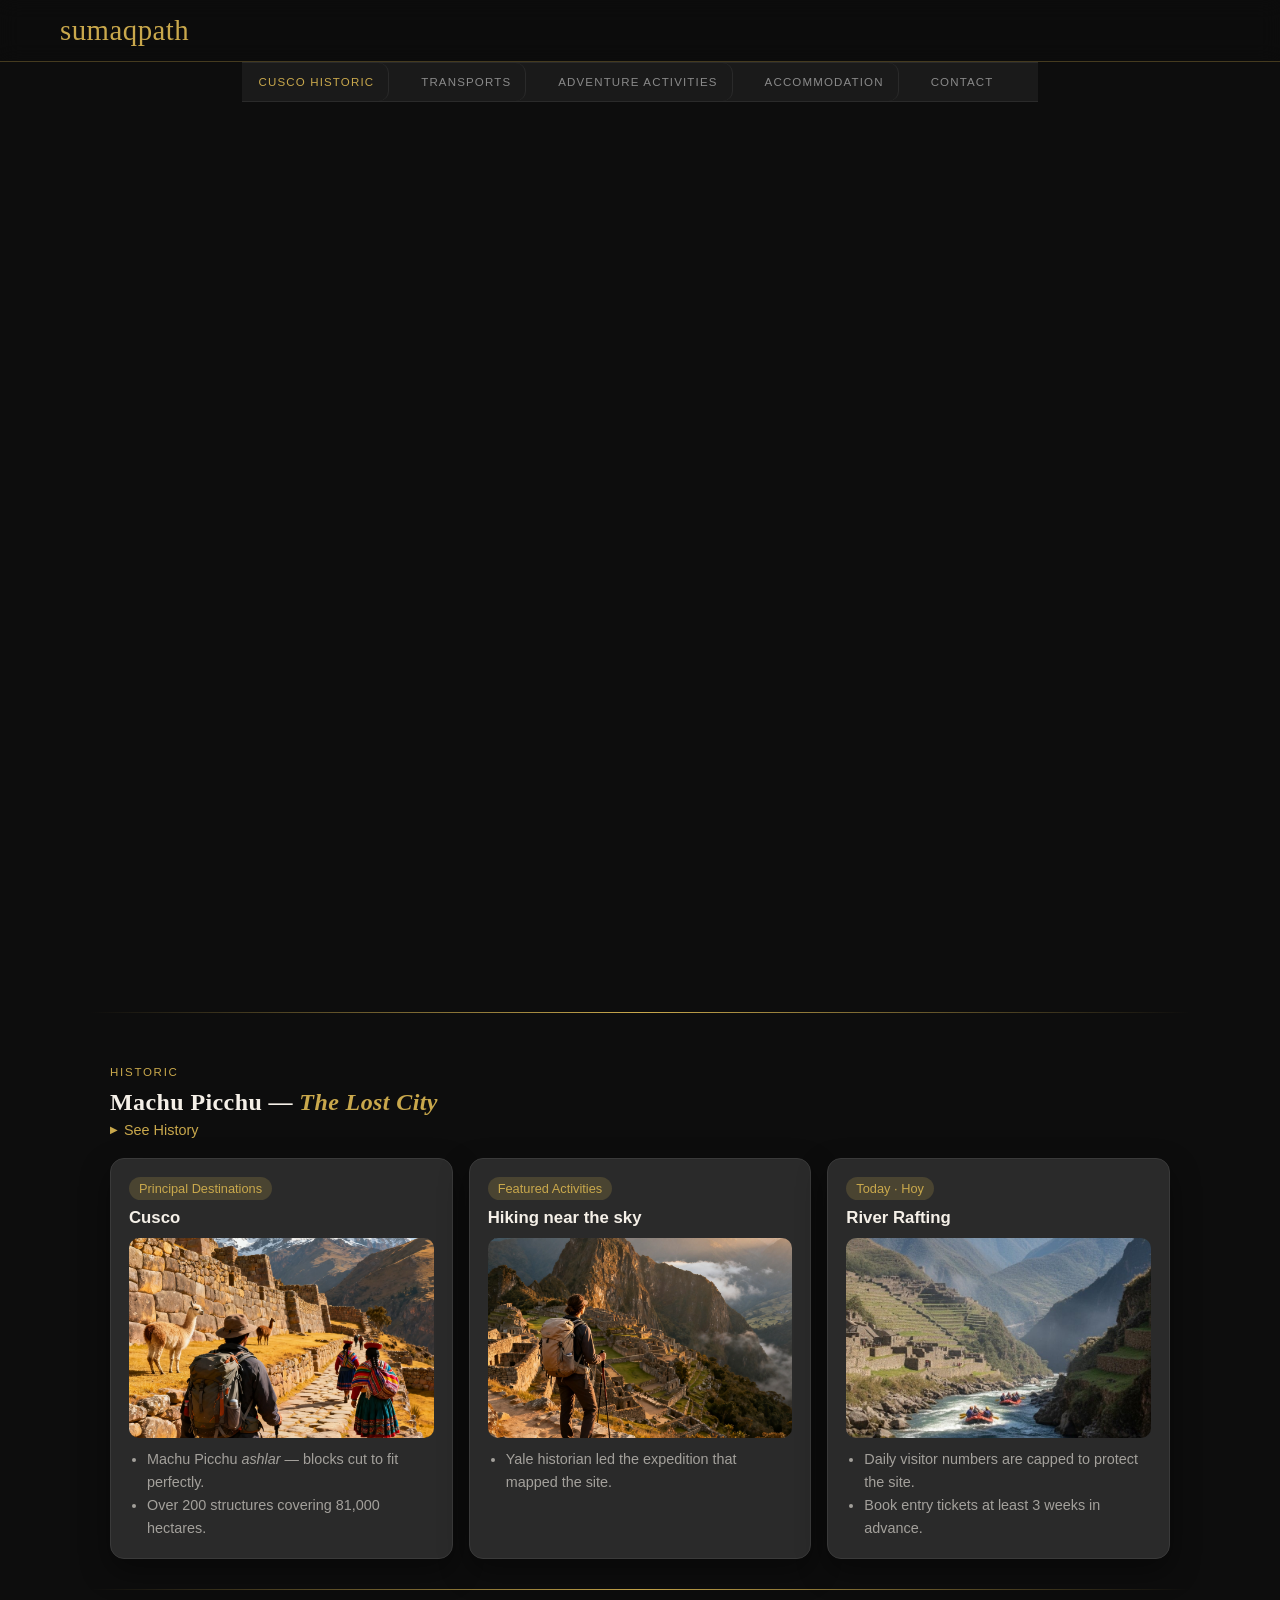
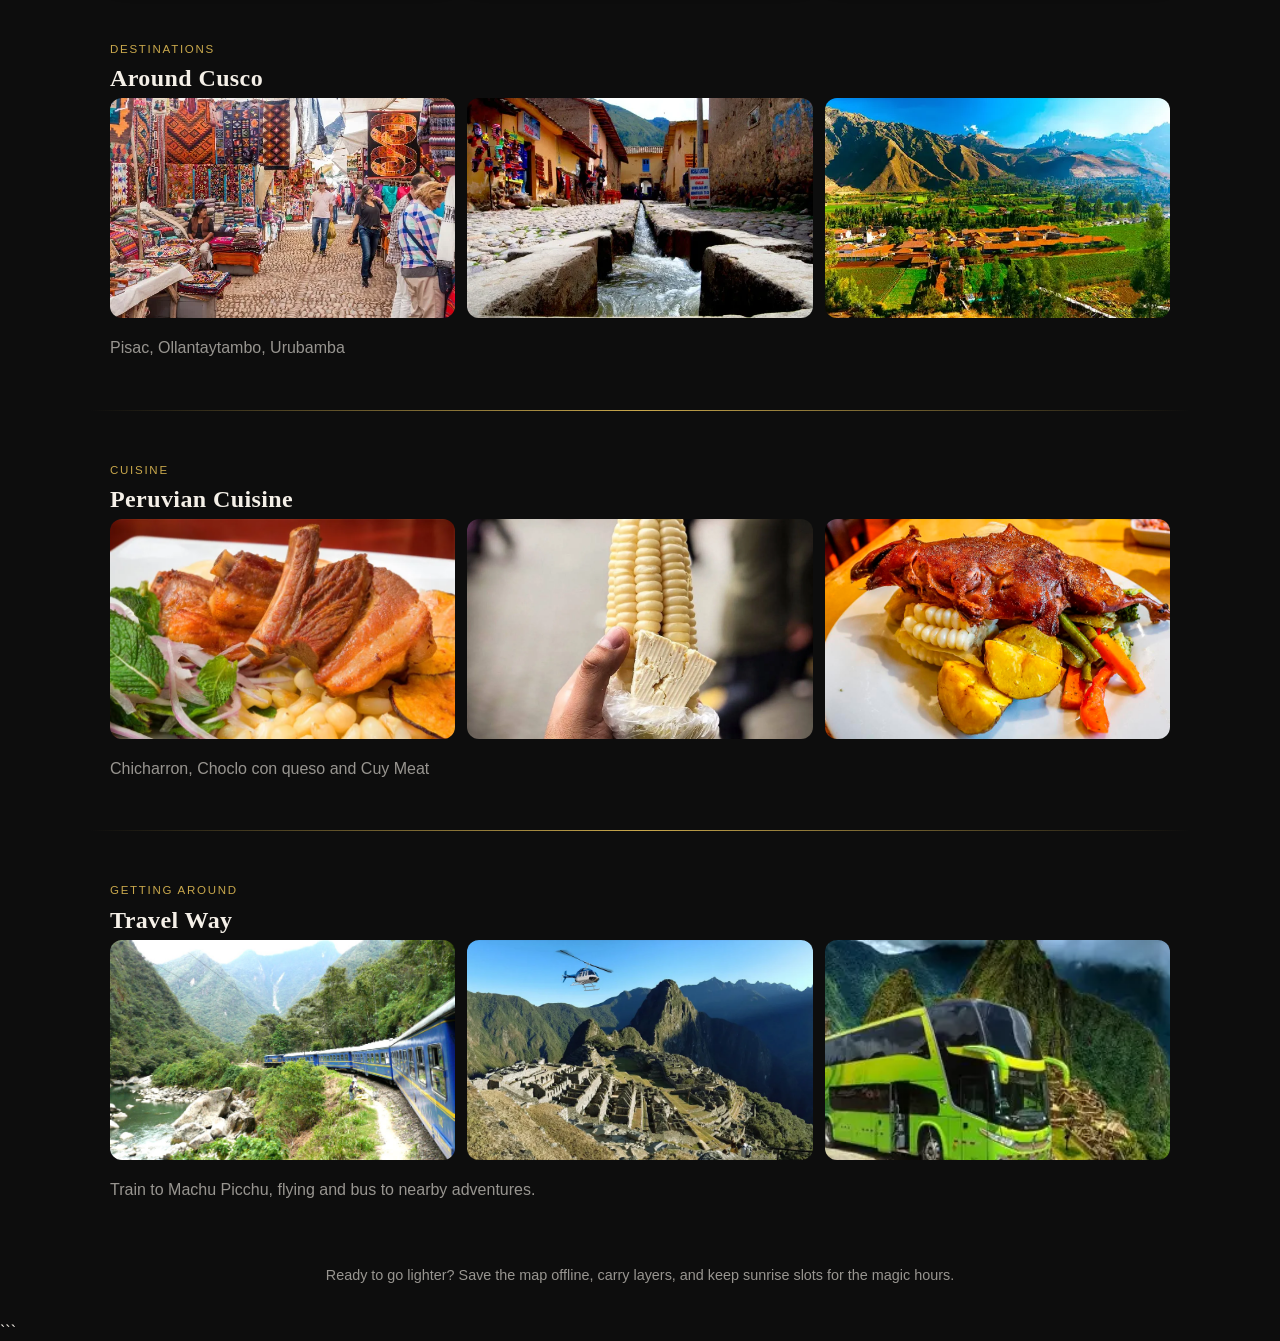
<file: index.html>
<!DOCTYPE html>

<html lang="en">

<head>
    <meta charset="UTF-8">
    <meta name="viewport" content="width=device-width, initial-scale=1.0">
    <title>Sumaqpath</title>
    <link rel="stylesheet" href="style.css">
</head>

<body>
    <header>
        <nav>
            <div class="brand">sumaqpath</div>
        </nav>
    </header>


<nav class="section-nav">
    <a href="cusco-historic.html" class="active">Cusco Historic</a>
    <a href="transports.html">Transports</a>
    <a href="adventure.html">Adventure Activities</a>
    <a href="accommodation.html">Accommodation</a>
    <a href="contact.html">Contact</a>
</nav>

<main>

    <!-- HERO -->
    <section class="hero mural">
        <video id="miVideo" autoplay muted playsinline loop preload="auto">
            <source src="istockphoto-2167293862-640_adpp_is.mp4" type="video/mp4">
        </video>
        <div>
            
        </div>
    </section>

    <hr class="divider">

    <!-- MACHU PICCHU -->
    <section id="machu-picchu">
        <p class="section-label">Historic</p>
        <h2>Machu Picchu — <em>The Lost City</em></h2>

        <details class="history-toggle">
            <summary>See History</summary>
            <div class="history-content">
                <p>
                    Built around 1450 during the reign of the Inca emperor Pachacuti, Machu Picchu sits at
                    2,430 metres above sea level in the Eastern Cordillera of southern Peru, about 80 km
                    northwest of Cusco. Its stones were cut with such precision that no mortar was needed —
                    and during earthquakes, they shift and fall back into place.
                </p>
                <p>
                    Abandoned roughly a century later during the Spanish conquest, the citadel remained largely
                    unknown to the outside world until 1911, when historian Hiram Bingham brought it to
                    international attention. Today it is a UNESCO World Heritage Site and one of the New Seven
                    Wonders of the World.
                </p>
            </div>
        </details>

        <div class="card-grid">
            <article class="card">
                <span>Principal Destinations</span>
                <h3>Cusco</h3>
                <img src="Cuzco adventures 2.jpeg" alt="View of Cusco">
                <ul>
                    <li>Machu Picchu <em>ashlar</em> — blocks cut to fit perfectly.</li>
                    <li>Over 200 structures covering 81,000 hectares.</li>
                </ul>
            </article>

            <article class="card">
                <span>Featured Activities</span>
                <h3>Hiking near the sky</h3>
                <img src="Tom.jpeg" alt="Adventure activity in Peru">
                <ul>
                    <li>Yale historian led the expedition that mapped the site.</li>
                </ul>
            </article>

            <article class="card">
                <span>Today · Hoy</span>
                <h3>River Rafting</h3>
                <img src="IMG_1631.JPG" alt="River rafting in Peru">
                <ul>
                    <li>Daily visitor numbers are capped to protect the site.</li>
                    <li>Book entry tickets at least 3 weeks in advance.</li>
                </ul>
            </article>
        </div>
    </section>

    <hr class="divider">

    <!-- DESTINATIONS -->
    <section id="Destinations">
        <p class="section-label">Destinations</p>
        <h2>Around Cusco</h2>
        <div class="image-row">
            <img src="pisac.webp" alt="Pisac">
            <img src="Ollantaytambo.webp" alt="Ollantaytambo">
            <img src="Urubamba.webp" alt="Urubamba">
        </div>
        <p>Pisac, Ollantaytambo, Urubamba</p>
    </section>

    <hr class="divider">

    <!-- CUISINE -->
    <section id="peruvian-cuisine">
        <p class="section-label">Cuisine</p>
        <h2>Peruvian Cuisine</h2>
        <div class="image-row">
            <img src="food1.webp" alt="Chicharron">
            <img src="Choclo con queso.webp" alt="Choclo con queso">
            <img src="Cuy.webp" alt="Cuy">
        </div>
        <p>Chicharron, Choclo con queso and Cuy Meat</p>
    </section>

    <hr class="divider">

    <!-- GETTING AROUND -->
    <section id="getting-around">
        <p class="section-label">Getting around</p>
        <h2>Travel Way</h2>
        <div class="image-row">
            <img src="tren-machupicchu-sm-media.jpg" alt="Train to Machu Picchu">
            <img src="fly.webp" alt="Flying">
            <img src="bus.webp" alt="Bus">
        </div>
        <p>Train to Machu Picchu, flying and bus to nearby adventures.</p>
    </section>

</main>

<footer>
    Ready to go lighter? Save the map offline, carry layers, and keep sunrise slots for the magic hours.
</footer>

<script>
    const heroDiv = document.querySelector('.hero.mural > div');
    if (heroDiv) {
        const observer = new IntersectionObserver((entries) => {
            entries.forEach(entry => {
                if (entry.isIntersecting) entry.target.classList.add('visible');
            });
        }, { threshold: 0.1 });
        observer.observe(heroDiv);
    }

    const video = document.getElementById("miVideo");
    if (video) {
        video.muted = true;
        const playVideo = () => video.play().catch(() => {});
        playVideo();
        video.addEventListener("canplay", playVideo);
        document.addEventListener("visibilitychange", () => {
            if (!document.hidden) playVideo();
        });
        document.addEventListener("touchstart", () => {
            video.play().catch(() => {});
        }, { once: true });
    }
</script>
```

</body>
</html>
</file>
<file: style.css>
:root {
    --bg-1: #0D0D0D;
    --bg-2: #1A1A1A;
    --bg-3: #222222;
    --accent: #C9A84C;
    --soft: #F5F0E8;
    --text: #F5F0E8;
    --muted: rgba(245, 240, 232, 0.6);
}

* {
    box-sizing: border-box;
}

body {
    margin: 0;
    font-family: 'Segoe UI', 'Helvetica Neue', Arial, sans-serif;
    color: var(--text);
    background: var(--bg-1);
    min-height: 100vh;
    display: flex;
    flex-direction: column;
}

/* ── HEADER & NAV ── */
header {
    position: sticky;
    top: 0;
    backdrop-filter: blur(10px);
    background: rgba(13, 13, 13, 0.92);
    border-bottom: 1px solid rgba(201, 168, 76, 0.3);
    z-index: 10;
}

nav {
    max-width: 1200px;
    margin: 0 auto;
    padding: 14px 20px;
    display: flex;
    gap: 18px;
    align-items: center;
    justify-content: space-between;
    flex-wrap: wrap;
}

nav .brand {
    font-family: 'Georgia', 'Times New Roman', serif;
    letter-spacing: 0.5px;
    font-size: 1.8rem;
    color: var(--accent);
}

nav a {
    color: var(--muted);
    text-decoration: none;
    font-size: 0.95rem;
    padding: 8px 10px;
    border-radius: 10px;
    transition: color 0.2s ease, background 0.2s ease, transform 0.2s ease;
}

nav a:hover {
    color: var(--soft);
    background: rgba(240, 165, 0, 0.12);
    transform: translateY(-1px);
}

/* ── SECTION NAV ── */
.section-nav {
    border-top: 1px solid #2a2a2a;
    border-bottom: 1px solid #2a2a2a;
    display: flex;
    align-items: center;
    padding: 0 16px;
    height: 40px;
    background: #1A1A1A;
    overflow-x: auto;
    -webkit-overflow-scrolling: touch;
    scrollbar-width: none;
}

.section-nav::-webkit-scrollbar {
    display: none;
}

.section-nav a {
    font-size: 0.72rem;
    letter-spacing: 0.1em;
    text-transform: uppercase;
    color: #8A8A8A;
    text-decoration: none;
    padding: 0 14px 0 0;
    height: 100%;
    display: flex;
    align-items: center;
    border-right: 1px solid #2a2a2a;
    margin-right: 14px;
    white-space: nowrap;
    flex-shrink: 0;
    transition: color 0.2s ease;
}

.section-nav a:last-child {
    border-right: none;
}

.section-nav a:hover,
.section-nav a.active {
    color: var(--accent);
}

/* ── HERO ── */
.hero {
    position: relative;
    height: 100vh;
    overflow: hidden;
}

.hero video {
    position: absolute;
    width: 100%;
    height: 100%;
    object-fit: cover;
}

.hero.mural {
    position: relative;
    overflow: hidden;
    min-height: 500px;
    width: 100%;
    display: grid;
    align-items: end;
    color: var(--soft);
}

.hero.mural > div {
    position: relative;
    z-index: 1;
    padding: 60px 24px;
    opacity: 0;
    transform: translateY(40px);
    transition: opacity 0.9s ease, transform 0.9s ease;
}

.hero.mural > div.visible {
    opacity: 1;
    transform: translateY(0);
}

.hero h1 {
    margin: 0 0 10px;
    font-family: 'Georgia', 'Times New Roman', serif;
    font-size: clamp(2rem, 6vw, 3.2rem);
    color: #fff;
    line-height: 1.1;
    text-shadow: 0 8px 30px rgba(0, 0, 0, 0.7);
    text-align: left;
}

.hero p {
    max-width: 420px;
    margin: 0 0 18px;
    font-size: 1.05rem;
    color: var(--muted);
    text-shadow: 0 8px 30px rgba(0, 0, 0, 0.35);
    text-align: left;
}

/* ── BUTTONS ── */
.cta-row {
    display: flex;
    gap: 12px;
    flex-wrap: wrap;
}

.btn {
    display: inline-flex;
    align-items: center;
    gap: 8px;
    padding: 12px 16px;
    border-radius: 12px;
    border: 1px solid rgba(240, 165, 0, 0.45);
    text-decoration: none;
    color: var(--soft);
    font-weight: 600;
    transition: transform 0.2s ease, box-shadow 0.2s ease, border-color 0.2s ease;
}

.btn:hover {
    transform: translateY(-2px);
    box-shadow: 0 10px 25px rgba(0, 0, 0, 0.25);
    border-color: rgba(240, 165, 0, 0.7);
}

/* ── MAIN SECTIONS ── */
main {
    flex: 1;
}

section {
    max-width: 1100px;
    margin: 0 auto;
    padding: 40px 20px 20px;
}

section h2 {
    margin: 0 0 6px;
    font-family: 'Georgia', 'Times New Roman', serif;
    color: var(--soft);
    letter-spacing: 0.4px;
}

section h2 em {
    font-style: italic;
    color: var(--accent);
}

.section-label {
    font-size: 0.72rem;
    letter-spacing: 0.15em;
    text-transform: uppercase;
    color: var(--accent);
    margin: 0 0 6px;
}

section p {
    margin: 0 0 18px;
    color: var(--muted);
    max-width: 720px;
    line-height: 1.7;
}

section p.es {
    font-style: italic;
    color: rgba(245, 240, 232, 0.5);
    font-size: 0.92rem;
    margin-top: -10px;
}

/* ── HISTORY TOGGLE ── */
.history-toggle {
    margin-bottom: 20px;
}

.history-toggle summary {
    cursor: pointer;
    font-size: 0.9rem;
    color: var(--accent);
    list-style: none;
    display: flex;
    align-items: center;
    gap: 6px;
    user-select: none;
}

.history-toggle summary::before {
    content: '▶';
    font-size: 0.6rem;
    transition: transform 0.2s;
}

.history-toggle[open] summary::before {
    transform: rotate(90deg);
}

.history-content {
    max-height: 200px;
    overflow-y: auto;
    line-height: 1.7;
    padding-right: 8px;
    color: var(--muted);
    margin-top: 10px;
}

/* ── CARDS ── */
.card-grid {
    display: grid;
    grid-template-columns: repeat(auto-fit, minmax(260px, 1fr));
    gap: 16px;
}

.card {
    padding: 18px;
    border-radius: 14px;
    background: #2a2a2a;
    border: 1px solid #3a3a3a;
    box-shadow: 0 12px 30px rgba(0, 0, 0, 0.4);
    transition: transform 0.2s ease, border-color 0.2s ease;
    overflow: hidden;
}

.card:hover {
    transform: translateY(-3px);
    border-color: var(--accent);
}

.card h3 {
    margin: 0 0 8px;
    font-size: 1.05rem;
    color: var(--soft);
}

.card span {
    display: inline-block;
    margin-bottom: 8px;
    padding: 4px 10px;
    border-radius: 999px;
    font-size: 0.8rem;
    background: rgba(201, 168, 76, 0.2);
    color: var(--accent);
}

.card ul {
    margin: 0;
    padding-left: 18px;
    color: var(--muted);
    line-height: 1.6;
    font-size: 0.9rem;
}

.card img {
    width: 100%;
    height: 200px;
    object-fit: cover;
    object-position: center;
    border-radius: 10px;
    display: block;
    margin: 10px 0;
}

/* ── IMAGE ROW ── */
.image-row {
    display: grid;
    grid-template-columns: repeat(3, 1fr);
    gap: 12px;
    margin-bottom: 16px;
}

.image-row img {
    width: 100%;
    height: 220px;
    object-fit: cover;
    border-radius: 12px;
    display: block;
}

/* ── DIVIDER ── */
.divider {
    max-width: 1100px;
    margin: 10px auto;
    border: none;
    height: 1px;
    background: linear-gradient(90deg, transparent, var(--accent), transparent);
}

/* ── FOOTER ── */
footer {
    max-width: 1100px;
    margin: 0 auto;
    padding: 26px 20px 40px;
    color: var(--muted);
    text-align: center;
    font-size: 0.9rem;
}

/* ── RESPONSIVE MÓVIL ── */
@media (max-width: 760px) {

    nav .brand {
        font-size: 1.3rem;
    }

    nav {
        padding: 8px 12px;
        gap: 4px;
    }

    .hero.mural {
        min-height: 280px;
        max-height: 420px;
    }

    .hero h1 {
        font-size: 1.5rem;
        text-align: center;
    }

    section {
        padding: 28px 16px;
    }

    section h2 {
        font-size: 1.3rem;
        text-align: center;
    }

    section p {
        text-align: center;
    }

    .section-label {
        text-align: center;
    }

    .card-grid {
        grid-template-columns: 1fr;
        gap: 14px;
    }

    .card {
        height: auto;
    }

    .image-row {
        grid-template-columns: 1fr;
        gap: 10px;
    }

    .image-row img {
        height: 200px;
    }

    .history-content {
        max-height: 160px;
        font-size: 0.9rem;
    }

    video::-webkit-media-controls,
    video::-webkit-media-controls-play-button {
        display: none !important;
    }
}
</file>
